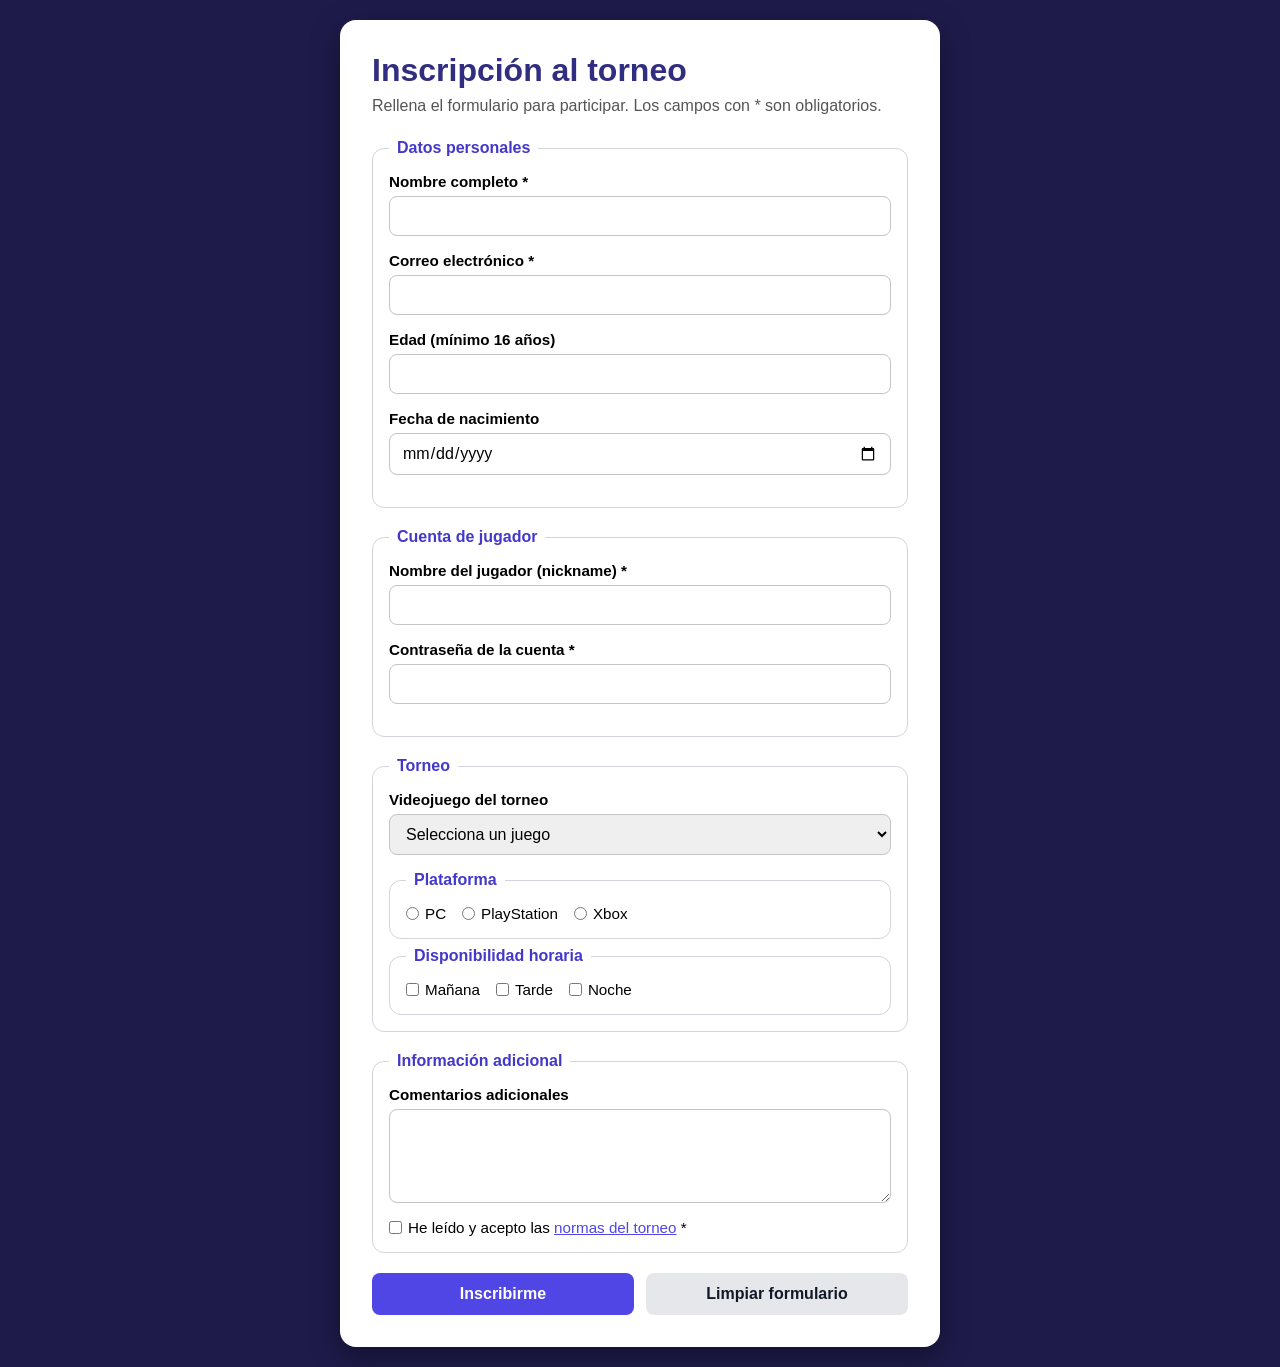
<file: index.html>
<!DOCTYPE html>
<html lang="es">
<head>
  <meta charset="UTF-8">
  <meta name="viewport" content="width=device-width, initial-scale=1.0">
  <title>Inscripción al torneo</title>
  <link rel="stylesheet" href="css/style.css">
</head>
<body>
  <main class="contenedor">
    <h1>Inscripción al torneo</h1>
    <p class="intro">Rellena el formulario para participar. Los campos con * son obligatorios.</p>

    <form action="#" method="post">

      <fieldset>
        <legend>Datos personales</legend>

        <div class="campo">
          <label for="nombre">Nombre completo *</label>
          <input type="text" id="nombre" name="nombre" required>
        </div>

        <div class="campo">
          <label for="correo">Correo electrónico *</label>
          <input type="email" id="correo" name="correo" required>
        </div>

        <div class="campo">
          <label for="edad">Edad (mínimo 16 años)</label>
          <input type="number" id="edad" name="edad" min="16" max="120">
        </div>

        <div class="campo">
          <label for="nacimiento">Fecha de nacimiento</label>
          <input type="date" id="nacimiento" name="nacimiento" max="2010-11-18">
        </div>
      </fieldset>

      <fieldset>
        <legend>Cuenta de jugador</legend>

        <div class="campo">
          <label for="nickname">Nombre del jugador (nickname) *</label>
          <input type="text" id="nickname" name="nickname" minlength="3" maxlength="15" required>
        </div>

        <div class="campo">
          <label for="password">Contraseña de la cuenta *</label>
          <input type="password" id="password" name="password" required>
        </div>
      </fieldset>

      <fieldset>
        <legend>Torneo</legend>

        <div class="campo">
          <label for="juego">Videojuego del torneo</label>
          <select id="juego" name="juego">
            <option value="">Selecciona un juego</option>
            <option value="valorant">Valorant</option>
            <option value="lol">League of Legends</option>
            <option value="fortnite">Fortnite</option>
            <option value="fc">EA Sports FC</option>
            <option value="rocket-league">Rocket League</option>
          </select>
        </div>

        <fieldset class="grupo">
          <legend>Plataforma</legend>
          <div class="opciones">
            <div class="opcion">
              <input type="radio" id="pc" name="plataforma" value="pc">
              <label for="pc">PC</label>
            </div>
            <div class="opcion">
              <input type="radio" id="playstation" name="plataforma" value="playstation">
              <label for="playstation">PlayStation</label>
            </div>
            <div class="opcion">
              <input type="radio" id="xbox" name="plataforma" value="xbox">
              <label for="xbox">Xbox</label>
            </div>
          </div>
        </fieldset>

        <fieldset class="grupo">
          <legend>Disponibilidad horaria</legend>
          <div class="opciones">
            <div class="opcion">
              <input type="checkbox" id="manana" name="disponibilidad" value="manana">
              <label for="manana">Mañana</label>
            </div>
            <div class="opcion">
              <input type="checkbox" id="tarde" name="disponibilidad" value="tarde">
              <label for="tarde">Tarde</label>
            </div>
            <div class="opcion">
              <input type="checkbox" id="noche" name="disponibilidad" value="noche">
              <label for="noche">Noche</label>
            </div>
          </div>
        </fieldset>
      </fieldset>

      <fieldset>
        <legend>Información adicional</legend>

        <div class="campo">
          <label for="comentarios">Comentarios adicionales</label>
          <textarea id="comentarios" name="comentarios" rows="4"></textarea>
        </div>

        <div class="opcion">
          <input type="checkbox" id="normas" name="normas" required>
          <label for="normas">He leído y acepto las <a href="normas.html">normas del torneo</a> *</label>
        </div>
      </fieldset>

      <div class="botones">
        <button type="submit" class="btn-enviar">Inscribirme</button>
        <button type="reset" class="btn-limpiar">Limpiar formulario</button>
      </div>

    </form>
  </main>
</body>
</html>
</file>
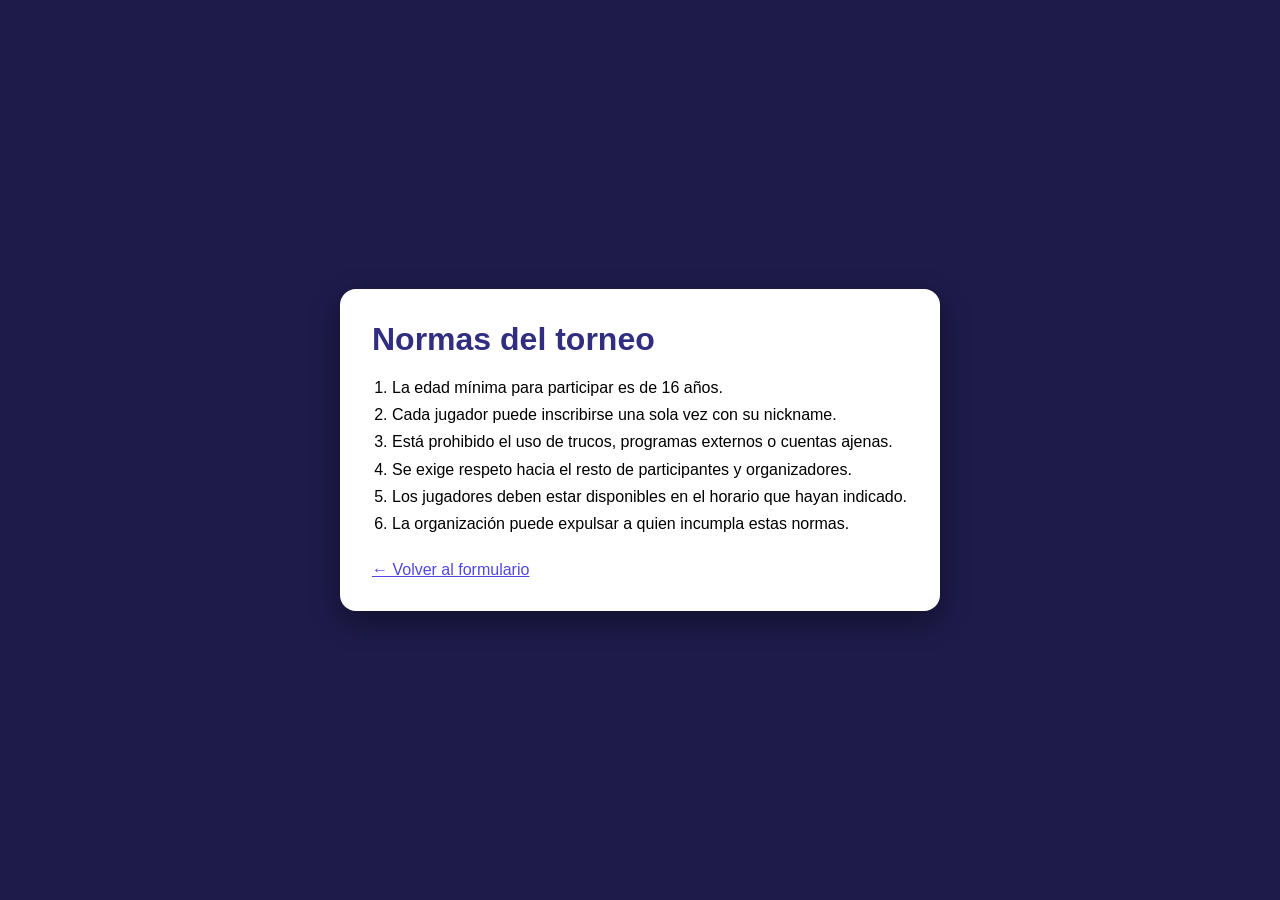
<file: normas.html>
<!DOCTYPE html>
<html lang="es">
<head>
  <meta charset="UTF-8">
  <meta name="viewport" content="width=device-width, initial-scale=1.0">
  <title>Normas del torneo</title>
  <link rel="stylesheet" href="css/style.css">
</head>
<body>
  <main class="contenedor">
    <h1>Normas del torneo</h1>
    <ol class="normas">
      <li>La edad mínima para participar es de 16 años.</li>
      <li>Cada jugador puede inscribirse una sola vez con su nickname.</li>
      <li>Está prohibido el uso de trucos, programas externos o cuentas ajenas.</li>
      <li>Se exige respeto hacia el resto de participantes y organizadores.</li>
      <li>Los jugadores deben estar disponibles en el horario que hayan indicado.</li>
      <li>La organización puede expulsar a quien incumpla estas normas.</li>
    </ol>
    <p><a href="index.html">← Volver al formulario</a></p>
  </main>
</body>
</html>
</file>
<file: css/style.css>
* {
  box-sizing: border-box;
  margin: 0;
  padding: 0;
}

body {
  font-family: Arial, Helvetica, sans-serif;
  background: #1e1b4b;
  min-height: 100vh;
  display: flex;
  justify-content: center;
  align-items: center;
  padding: 20px;
}

.contenedor {
  background: #ffffff;
  width: 100%;
  max-width: 600px;
  padding: 32px;
  border-radius: 16px;
  box-shadow: 0 10px 30px rgba(0, 0, 0, 0.4);
}

h1 {
  color: #312e81;
  margin-bottom: 8px;
}

.intro {
  color: #555;
  margin-bottom: 24px;
}

fieldset {
  border: 1px solid #d1d5db;
  border-radius: 12px;
  padding: 16px;
  margin-bottom: 20px;
}

legend {
  padding: 0 8px;
  font-weight: bold;
  color: #4338ca;
}

.grupo {
  margin-bottom: 0;
  margin-top: 8px;
}

.campo {
  display: flex;
  flex-direction: column;
  gap: 6px;
  margin-bottom: 16px;
}

label {
  font-weight: 600;
  font-size: 0.95rem;
}

input[type="text"],
input[type="email"],
input[type="password"],
input[type="number"],
input[type="date"],
select,
textarea {
  width: 100%;
  padding: 10px 12px;
  border: 1px solid #c4c4c4;
  border-radius: 8px;
  font-size: 1rem;
  font-family: inherit;
  transition: border-color 0.2s, box-shadow 0.2s;
}

input:focus,
select:focus,
textarea:focus {
  outline: none;
  border-color: #4f46e5;
  box-shadow: 0 0 0 3px rgba(79, 70, 229, 0.3);
}

.opciones {
  display: flex;
  flex-wrap: wrap;
  gap: 16px;
}

.opcion {
  display: flex;
  align-items: center;
  gap: 6px;
}

.opcion label {
  font-weight: normal;
}

a {
  color: #4f46e5;
}

.botones {
  display: flex;
  flex-wrap: wrap;
  gap: 12px;
}

button {
  flex: 1;
  padding: 12px 16px;
  border: none;
  border-radius: 8px;
  font-size: 1rem;
  font-weight: bold;
  cursor: pointer;
  transition: background 0.2s, transform 0.2s;
}

.btn-enviar {
  background: #4f46e5;
  color: #ffffff;
}

.btn-enviar:hover {
  background: #3730a3;
  transform: translateY(-2px);
}

.btn-limpiar {
  background: #e5e7eb;
  color: #111827;
}

.btn-limpiar:hover {
  background: #d1d5db;
  transform: translateY(-2px);
}

.normas {
  margin: 16px 0 24px 20px;
  line-height: 1.7;
}

@media (max-width: 480px) {
  .contenedor {
    padding: 20px;
  }
}
</file>
